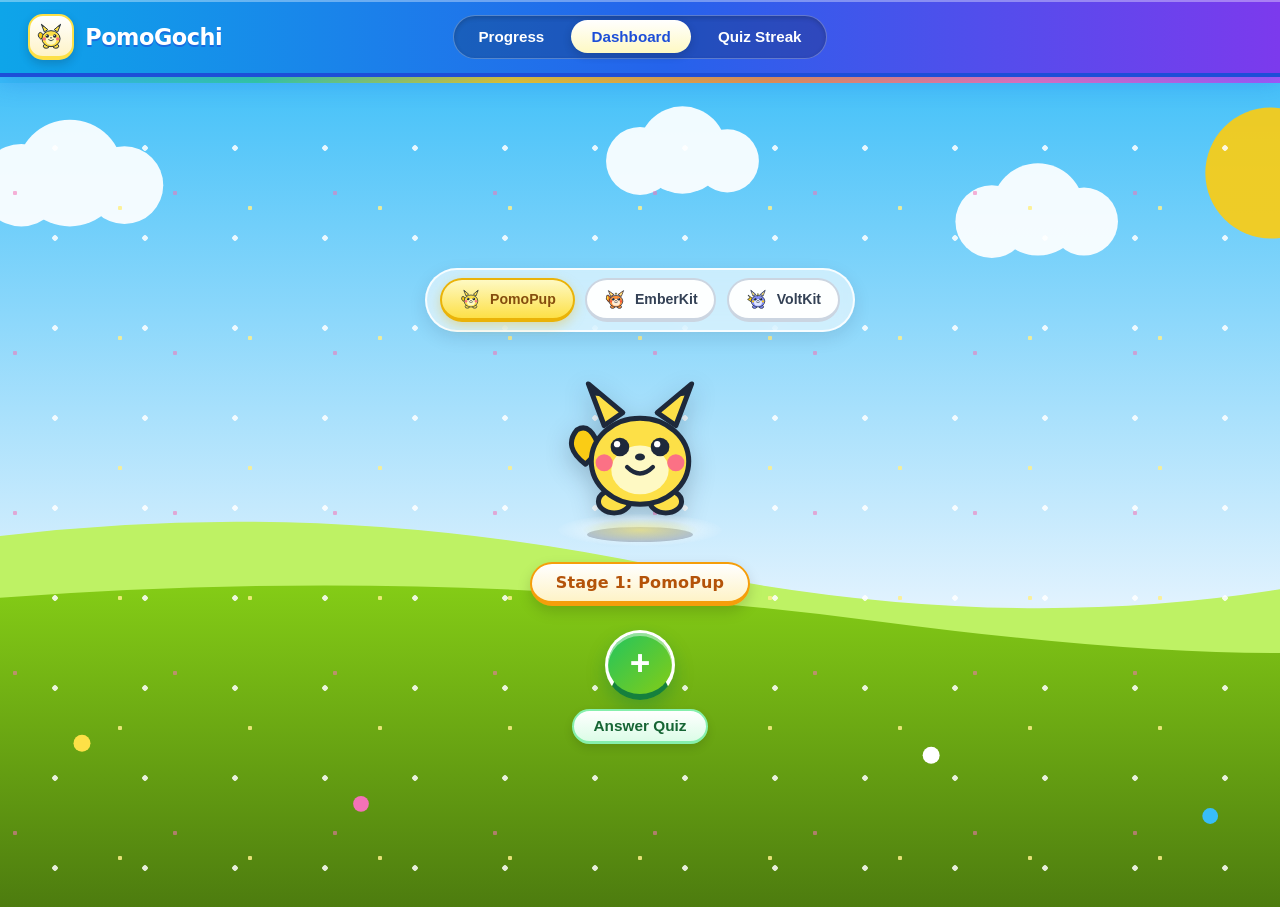
<file: index.html>
<!DOCTYPE html>
<html lang="en">
<head>
  <meta charset="UTF-8">
  <meta name="viewport" content="width=device-width, initial-scale=1.0">
  <title>PomoGochi</title>
  <link rel="stylesheet" href="styles.css">
</head>
<body>
  <header class="navbar">
    <div class="brand">
      <span id="brand-logo" class="logo-box" aria-hidden="true">⚡</span>
      <span class="brand-name">PomoGochi</span>
    </div>

    <nav class="nav-links" aria-label="Main Navigation">
      <button type="button" class="nav-btn" data-view="progress-view">Progress</button>
      <button type="button" class="nav-btn active" data-view="dashboard-view">Dashboard</button>
      <button type="button" class="nav-btn" data-view="streak-view">Quiz Streak</button>
    </nav>
  </header>

  <main class="main-frame">
    <!-- Dashboard View -->
    <section id="dashboard-view" class="view habitat-card habitat-meadow active-view">
      <h1 class="visually-hidden">Dashboard</h1>

      <!-- Pet Selector Bar -->
      <div class="pet-selector-bar" role="group" aria-label="Choose Your PomoGochi Companion">
        <button type="button" class="pet-select-btn active" data-pet="pup">
          <span id="select-icon-pup" class="select-mini-icon">⚡</span>
          <span>PomoPup</span>
        </button>
        <button type="button" class="pet-select-btn" data-pet="ember">
          <span id="select-icon-ember" class="select-mini-icon">🔥</span>
          <span>EmberKit</span>
        </button>
        <button type="button" class="pet-select-btn" data-pet="volt">
          <span id="select-icon-volt" class="select-mini-icon">🌩️</span>
          <span>VoltKit</span>
        </button>
      </div>

      <div class="pet-stage-wrapper">
        <div id="dashboard-pet" class="pet-display pet-idle" role="img" aria-label="PomoGochi Virtual Pet"></div>
        <div class="pet-shadow"></div>
      </div>

      <p id="pet-stage-label" class="stage-pill">Stage 1: PomoPup</p>

      <!-- Answer Quiz Trigger Button -->
      <button type="button" id="open-quiz-setup-btn" class="quiz-trigger" aria-expanded="false" aria-controls="quiz-setup-panel">
        <span class="plus-circle">+</span>
        <span class="trigger-label-pill">Answer Quiz</span>
      </button>

      <!-- Subject & Question Limit Picker Panel -->
      <div id="quiz-setup-panel" class="quiz-setup-panel hidden">
        <div class="setup-group">
          <p class="setup-heading">1. Choose Subject</p>
          <div class="subject-pills" role="group" aria-label="Quiz Subject">
            <button type="button" class="subject-pill active" data-subject="all">All Subjects (50)</button>
            <button type="button" class="subject-pill" data-subject="Math">Math (17)</button>
            <button type="button" class="subject-pill" data-subject="English">English (17)</button>
            <button type="button" class="subject-pill" data-subject="Programming">Programming (8)</button>
            <button type="button" class="subject-pill" data-subject="Business Management">Business Mgmt (8)</button>
          </div>
        </div>

        <div class="setup-group">
          <p class="setup-heading">2. Number of Questions</p>
          <div class="limit-pills" role="group" aria-label="Question Limit">
            <button type="button" class="limit-pill active" data-limit="5">5</button>
            <button type="button" class="limit-pill" data-limit="10">10</button>
            <button type="button" class="limit-pill" data-limit="15">15</button>
            <button type="button" class="limit-pill" data-limit="20">20</button>
            <button type="button" class="limit-pill" data-limit="25">25</button>
            <button type="button" class="limit-pill" data-limit="30">30</button>
            <button type="button" class="limit-pill" data-limit="35">35</button>
            <button type="button" class="limit-pill" data-limit="40">40</button>
            <button type="button" class="limit-pill" data-limit="45">45</button>
            <button type="button" class="limit-pill" data-limit="all">All</button>
          </div>
        </div>

        <a id="start-quiz-link" href="app.html?subject=all&limit=5" class="primary-pill-btn start-quiz-btn">
          Start Randomized Quiz →
        </a>
      </div>
    </section>

    <!-- Quiz Streak View -->
    <section id="streak-view" class="view habitat-card habitat-meadow hidden">
      <h2 class="visually-hidden">Quiz Streak</h2>
      <div class="pet-stage-wrapper">
        <div id="streak-pet" class="pet-display pet-idle" role="img" aria-label="PomoGochi Virtual Pet"></div>
        <div class="pet-shadow"></div>
      </div>
      <div class="streak-box">
        🔥 ANSWER QUIZ STREAK: <strong id="streak-count">0</strong>
      </div>
      <p class="stage-label habitat-subpill">Current Pet Level: <strong id="streak-pet-level">1</strong></p>
    </section>

    <!-- Progress View -->
    <section id="progress-view" class="view progress-card hidden">
      <div class="progress-header">
        <div id="progress-pet" class="pet-avatar-small" role="img" aria-label="Pet Avatar"></div>
        <div>
          <h2 id="pet-name">PomoPup</h2>
          <p id="progress-stage-text" class="stage-subtext">Stage 1: PomoPup</p>
        </div>
      </div>

      <div class="stat-badges">
        <div class="stat-badge badge-gold">
          🏆 Lvl: <strong id="pet-level">1</strong>
        </div>
        <div class="stat-badge badge-blue">
          ⚡ Exp: <strong id="pet-exp">0</strong> / 100
          <div class="exp-bar-track">
            <div id="exp-bar-fill" class="exp-bar-fill" style="width: 0%;"></div>
          </div>
        </div>
        <div class="stat-badge badge-green">
          ⭐ Total Score: <strong id="total-score">0</strong>
        </div>
      </div>

      <!-- Dynamic Evolution Roadmap -->
      <div class="evolution-section">
        <h3 class="evo-title">Evolution Forms</h3>
        <div class="evo-cards">
          <div id="evo-stage-1" class="evo-card unlocked">
            <div id="evo-icon-1" class="evo-mini-pet"></div>
            <span id="evo-name-1" class="evo-name">PomoPup</span>
            <span class="evo-req">Lv 1</span>
          </div>
          <div id="evo-stage-2" class="evo-card">
            <div id="evo-icon-2" class="evo-mini-pet"></div>
            <span id="evo-name-2" class="evo-name">PomoPaw</span>
            <span class="evo-req">Lv 3</span>
          </div>
          <div id="evo-stage-3" class="evo-card">
            <div id="evo-icon-3" class="evo-mini-pet"></div>
            <span id="evo-name-3" class="evo-name">PomoChamp</span>
            <span class="evo-req">Lv 5</span>
          </div>
        </div>
      </div>
    </section>
  </main>

  <script src="script.js"></script>
</body>
</html>
</file>
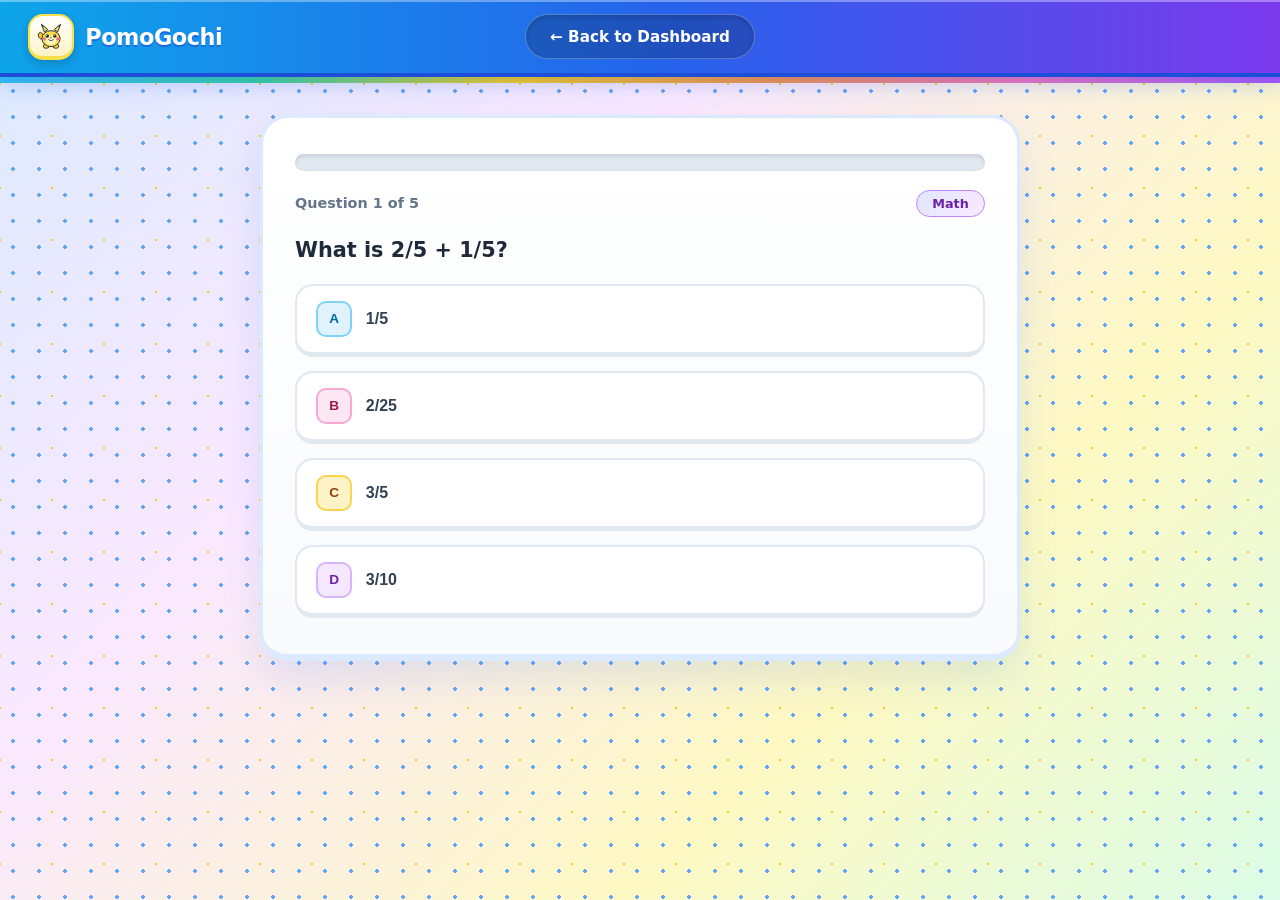
<file: app.html>
<!DOCTYPE html>
<html lang="en">
<head>
  <meta charset="UTF-8">
  <meta name="viewport" content="width=device-width, initial-scale=1.0">
  <title>PomoGochi - Quiz</title>
  <link rel="stylesheet" href="styles.css">
</head>
<body>
  <header class="navbar">
    <div class="brand">
      <span id="brand-logo" class="logo-box" aria-hidden="true">⚡</span>
      <span class="brand-name">PomoGochi</span>
    </div>

    <nav class="nav-links" aria-label="Quiz Navigation">
      <a href="index.html" class="nav-btn">← Back to Dashboard</a>
    </nav>
  </header>

  <main class="main-frame">
    <section id="quiz-box" class="quiz-container" aria-live="polite">
      <div class="quiz-progress-track">
        <div id="quiz-progress-fill" class="quiz-progress-fill" style="width: 0%;"></div>
      </div>

      <div class="quiz-meta-row">
        <span id="question-counter" class="question-counter">Question 1 of 5</span>
        <span id="question-subject-badge" class="subject-tag">Subject</span>
      </div>

      <h1 id="question-text" class="question-text">Loading question...</h1>

      <div id="choices-container" class="choices-grid"></div>

      <div id="feedback-box" class="feedback-box hidden">
        <p id="feedback-text" class="feedback-title"></p>
        <p id="explanation-text" class="explanation-text"></p>
      </div>

      <button type="button" id="next-btn" class="primary-pill-btn hidden">Next Question →</button>
    </section>
  </main>

  <script src="script.js"></script>
</body>
</html>
</file>
<file: styles.css>
* {
  box-sizing: border-box;
  margin: 0;
  padding: 0;
}

/* Custom Colorful Scrollbar */
::-webkit-scrollbar {
  width: 10px;
  height: 10px;
}

::-webkit-scrollbar-track {
  background: #e0f2fe;
}

::-webkit-scrollbar-thumb {
  background: linear-gradient(180deg, #38bdf8, #a855f7);
  border-radius: 999px;
  border: 2px solid #e0f2fe;
}

/* Full-Viewport Flex Layout so Background Expands Edge-to-Edge */
body {
  font-family: "Nunito", "Quicksand", "Fredoka", system-ui, -apple-system, BlinkMacSystemFont, "Segoe UI", sans-serif;
  background-color: #ebf8ff;
  background-image:
    radial-gradient(#60a5fa 1.75px, transparent 1.75px),
    radial-gradient(#f472b6 1.5px, transparent 1.5px),
    radial-gradient(#facc15 1.5px, transparent 1.5px),
    linear-gradient(135deg, #dbeafe 0%, #fae8ff 35%, #fef9c3 70%, #dcfce7 100%);
  background-size: 26px 26px, 52px 52px, 52px 52px, 100% 100%;
  background-position: 0 0, 13px 13px, 26px 6px, 0 0;
  background-attachment: fixed;
  color: #334155;
  min-height: 100vh;
  display: flex;
  flex-direction: column;
}

.visually-hidden {
  position: absolute;
  width: 1px;
  height: 1px;
  overflow: hidden;
  clip: rect(0, 0, 0, 0);
  white-space: nowrap;
}

.hidden {
  display: none !important;
}

/* Top Navigation Bar with Centered Navigation Pills */
.navbar {
  display: grid;
  grid-template-columns: 1fr auto 1fr;
  align-items: center;
  gap: 1rem;
  padding: 0.85rem 1.75rem;
  background: linear-gradient(90deg, #0ea5e9 0%, #2563eb 52%, #7c3aed 100%);
  color: #ffffff;
  border-bottom: 4px solid #1d4ed8;
  box-shadow:
    inset 0 2px 0 rgba(255, 255, 255, 0.35),
    0 6px 22px rgba(37, 99, 235, 0.28);
  position: sticky;
  top: 0;
  z-index: 20;
}

.brand {
  justify-self: start;
  display: flex;
  align-items: center;
  gap: 0.7rem;
  font-weight: 900;
  font-size: 1.4rem;
  letter-spacing: -0.02em;
  text-shadow: 0 2px 0 rgba(29, 78, 216, 0.6);
}

/* Dynamic Pet Profile Logo Box */
.logo-box {
  display: inline-flex;
  justify-content: center;
  align-items: center;
  width: 46px;
  height: 46px;
  min-width: 46px;
  min-height: 46px;
  padding: 4px;
  background: linear-gradient(180deg, #ffffff 0%, #fef3c7 100%);
  border: 2.5px solid #fde047;
  border-bottom-width: 4px;
  border-radius: 15px;
  box-shadow: 0 4px 10px rgba(15, 23, 42, 0.2);
  overflow: hidden;
  transition: transform 0.2s cubic-bezier(0.34, 1.56, 0.64, 1);
}

.brand:hover .logo-box {
  transform: rotate(-7deg) scale(1.1);
}

.logo-box svg,
.select-mini-icon svg,
.pet-display svg,
.pet-avatar-small svg,
.evo-mini-pet svg {
  display: block;
  width: 100%;
  height: 100%;
}

.nav-links {
  display: flex;
  flex-wrap: wrap;
  justify-content: center;
  gap: 0.45rem;
  padding: 0.28rem;
  background-color: rgba(15, 23, 42, 0.24);
  border: 1px solid rgba(255, 255, 255, 0.26);
  border-radius: 999px;
  box-shadow: inset 0 2px 4px rgba(15, 23, 42, 0.24);
}

.nav-btn {
  padding: 0.5rem 1.25rem;
  background-color: transparent;
  border: none;
  border-radius: 999px;
  color: #ffffff;
  font-weight: 800;
  font-size: 0.95rem;
  text-decoration: none;
  cursor: pointer;
  transition: background-color 0.15s ease, transform 0.1s ease, box-shadow 0.15s ease;
}

.nav-btn:hover {
  background-color: rgba(255, 255, 255, 0.22);
}

.nav-btn:active {
  transform: translateY(1px);
}

.nav-btn.active {
  background: linear-gradient(180deg, #ffffff 0%, #fef9c3 100%);
  color: #1d4ed8;
  box-shadow: 0 3px 8px rgba(15, 23, 42, 0.2);
}

/* Expanded Full-Screen Main Stage */
.main-frame {
  width: 100%;
  max-width: 100%;
  flex: 1;
  margin: 0;
  background-color: transparent;
  border: none;
  border-radius: 0;
  display: flex;
  flex-direction: column;
  position: relative;
}

.main-frame::before {
  content: "";
  display: block;
  width: 100%;
  height: 6px;
  background: linear-gradient(90deg, #38bdf8, #34d399, #facc15, #fb923c, #f472b6, #a855f7);
}

.view {
  width: 100%;
  flex: 1;
  animation: viewFadeIn 0.28s ease-out;
}

@keyframes viewFadeIn {
  from {
    opacity: 0;
    transform: translateY(8px);
  }
  to {
    opacity: 1;
    transform: translateY(0);
  }
}

/* Full-Bleed Expanding Habitat Background */
.habitat-card {
  display: flex;
  flex-direction: column;
  align-items: center;
  justify-content: center;
  gap: 1.25rem;
  text-align: center;
  width: 100%;
  min-height: calc(100vh - 76px);
  padding: 2.5rem 2rem;
  position: relative;
  overflow: hidden;
  background-size: 106% 106%;
  background-position: 50% 100%;
  animation: habitatDrift 14s ease-in-out infinite alternate, viewFadeIn 0.28s ease-out;
}

.habitat-card::before {
  content: "";
  position: absolute;
  inset: 0;
  pointer-events: none;
  background-image:
    radial-gradient(circle, rgba(255, 255, 255, 0.85) 2.5px, transparent 3px),
    radial-gradient(circle, rgba(254, 240, 138, 0.85) 2px, transparent 2.5px),
    radial-gradient(circle, rgba(244, 114, 182, 0.55) 2px, transparent 2.5px);
  background-size: 90px 90px, 130px 130px, 160px 160px;
  background-position: 10px 20px, 55px 60px, 95px 30px;
  animation: sparkleFloat 9s linear infinite;
}

.habitat-card > * {
  position: relative;
  z-index: 1;
}

@keyframes sparkleFloat {
  0% { transform: translateY(0); opacity: 0.6; }
  50% { transform: translateY(-14px); opacity: 1; }
  100% { transform: translateY(-28px); opacity: 0.6; }
}

@keyframes habitatDrift {
  0% { background-position: 35% 100%; }
  50% { background-position: 65% 96%; }
  100% { background-position: 42% 100%; }
}

/* Habitat 1: Wide Sunny Meadow (PomoPup) */
.habitat-meadow {
  background-color: #bae6fd;
  background-image: url("data:image/svg+xml,%3Csvg xmlns='http://www.w3.org/2000/svg' viewBox='0 0 1440 720' preserveAspectRatio='xMidYMax slice'%3E%3Cdefs%3E%3ClinearGradient id='sky' x1='0' y1='0' x2='0' y2='1'%3E%3Cstop offset='0%25' stop-color='%2338bdf8'/%3E%3Cstop offset='65%25' stop-color='%23e0f2fe'/%3E%3Cstop offset='100%25' stop-color='%23fef08a'/%3E%3C/linearGradient%3E%3ClinearGradient id='meadow' x1='0' y1='0' x2='0' y2='1'%3E%3Cstop offset='0%25' stop-color='%2384cc16'/%3E%3Cstop offset='100%25' stop-color='%234d7c0f'/%3E%3C/linearGradient%3E%3C/defs%3E%3Crect width='1440' height='720' fill='url(%23sky)'/%3E%3Ccircle cx='1240' cy='115' r='54' fill='%23facc15' opacity='0.92'/%3E%3Cg fill='%23ffffff' opacity='0.92'%3E%3Ccircle cx='210' cy='125' r='34'/%3E%3Ccircle cx='250' cy='115' r='44'/%3E%3Ccircle cx='295' cy='125' r='32'/%3E%3Ccircle cx='720' cy='105' r='28'/%3E%3Ccircle cx='755' cy='96' r='36'/%3E%3Ccircle cx='792' cy='105' r='26'/%3E%3Ccircle cx='1010' cy='155' r='30'/%3E%3Ccircle cx='1048' cy='145' r='38'/%3E%3Ccircle cx='1086' cy='155' r='28'/%3E%3C/g%3E%3Cpath d='M0 450 Q360 360 740 440 T1440 410 L1440 720 L0 720 Z' fill='%23bef264'/%3E%3Cpath d='M0 485 Q460 425 920 485 T1440 465 L1440 720 L0 720 Z' fill='url(%23meadow)'/%3E%3Ccircle cx='260' cy='585' r='7' fill='%23fde047'/%3E%3Ccircle cx='490' cy='635' r='6.5' fill='%23f472b6'/%3E%3Ccircle cx='960' cy='595' r='7' fill='%23ffffff'/%3E%3Ccircle cx='1190' cy='645' r='6.5' fill='%2338bdf8'/%3E%3Ccircle cx='140' cy='655' r='6' fill='%23f472b6'/%3E%3C/svg%3E");
}

/* Habitat 2: Wide Volcanic Ridge (EmberKit) */
.habitat-volcano {
  background-color: #fed7aa;
  background-image: url("data:image/svg+xml,%3Csvg xmlns='http://www.w3.org/2000/svg' viewBox='0 0 1440 720' preserveAspectRatio='xMidYMax slice'%3E%3Cdefs%3E%3ClinearGradient id='vsky' x1='0' y1='0' x2='0' y2='1'%3E%3Cstop offset='0%25' stop-color='%23f97316'/%3E%3Cstop offset='55%25' stop-color='%23fdba74'/%3E%3Cstop offset='100%25' stop-color='%23fef08a'/%3E%3C/linearGradient%3E%3ClinearGradient id='vground' x1='0' y1='0' x2='0' y2='1'%3E%3Cstop offset='0%25' stop-color='%239a3412'/%3E%3Cstop offset='100%25' stop-color='%23451a03'/%3E%3C/linearGradient%3E%3C/defs%3E%3Crect width='1440' height='720' fill='url(%23vsky)'/%3E%3Ccircle cx='1200' cy='125' r='58' fill='%23fef08a' opacity='0.88'/%3E%3Cpolygon points='110,480 340,220 570,480' fill='%23b91c1c'/%3E%3Cpolygon points='340,220 302,285 340,270 378,285' fill='%23facc15'/%3E%3Cpolygon points='820,480 1080,195 1340,480' fill='%23991b1b'/%3E%3Cpolygon points='1080,195 1035,268 1080,252 1125,268' fill='%23fb923c'/%3E%3Cpath d='M0 475 Q450 425 920 475 T1440 455 L1440 720 L0 720 Z' fill='url(%23vground)'/%3E%3Cellipse cx='330' cy='595' rx='72' ry='15' fill='%23f97316' opacity='0.85'/%3E%3Cellipse cx='1060' cy='620' rx='84' ry='16' fill='%23facc15' opacity='0.8'/%3E%3C/svg%3E");
}

/* Habitat 3: Wide Thunder Peaks (VoltKit) */
.habitat-storm {
  background-color: #c7d2fe;
  background-image: url("data:image/svg+xml,%3Csvg xmlns='http://www.w3.org/2000/svg' viewBox='0 0 1440 720' preserveAspectRatio='xMidYMax slice'%3E%3Cdefs%3E%3ClinearGradient id='ssky' x1='0' y1='0' x2='0' y2='1'%3E%3Cstop offset='0%25' stop-color='%234f46e5'/%3E%3Cstop offset='55%25' stop-color='%23818cf8'/%3E%3Cstop offset='100%25' stop-color='%23e0e7ff'/%3E%3C/linearGradient%3E%3ClinearGradient id='sground' x1='0' y1='0' x2='0' y2='1'%3E%3Cstop offset='0%25' stop-color='%23334155'/%3E%3Cstop offset='100%25' stop-color='%231e1b4b'/%3E%3C/linearGradient%3E%3C/defs%3E%3Crect width='1440' height='720' fill='url(%23ssky)'/%3E%3Cg fill='%23312e81' opacity='0.55'%3E%3Ccircle cx='250' cy='105' r='55'/%3E%3Ccircle cx='310' cy='95' r='65'/%3E%3Ccircle cx='375' cy='108' r='52'/%3E%3Ccircle cx='980' cy='115' r='58'/%3E%3Ccircle cx='1045' cy='102' r='68'/%3E%3Ccircle cx='1110' cy='118' r='50'/%3E%3C/g%3E%3Cpolygon points='320,160 292,235 326,235 298,310 368,220 330,220' fill='%23fde047' opacity='0.95'/%3E%3Cpolygon points='1050,170 1022,245 1056,245 1028,315 1098,230 1060,230' fill='%23fde047' opacity='0.95'/%3E%3Cpath d='M0 475 Q440 415 900 475 T1440 450 L1440 720 L0 720 Z' fill='url(%23sground)'/%3E%3Cpolygon points='190,580 225,530 260,580' fill='%236366f1'/%3E%3Cpolygon points='1140,595 1180,540 1220,595' fill='%236366f1'/%3E%3C/svg%3E");
}

/* Color-Coded Frosted Pet Selection Bar */
.pet-selector-bar {
  display: flex;
  flex-wrap: wrap;
  justify-content: center;
  gap: 0.65rem;
  padding: 0.5rem 0.85rem;
  background-color: rgba(255, 255, 255, 0.58);
  backdrop-filter: blur(10px);
  border: 2px solid rgba(255, 255, 255, 0.85);
  border-radius: 999px;
  box-shadow: 0 6px 18px rgba(15, 23, 42, 0.1);
}

.pet-select-btn {
  display: inline-flex;
  align-items: center;
  gap: 0.45rem;
  padding: 0.46rem 1.05rem;
  background-color: rgba(255, 255, 255, 0.96);
  border: 2px solid #cbd5e1;
  border-bottom-width: 4px;
  border-radius: 999px;
  font-weight: 800;
  font-size: 0.88rem;
  color: #334155;
  cursor: pointer;
  transition: transform 0.1s ease, border-color 0.15s ease, border-bottom-width 0.1s ease, box-shadow 0.15s ease;
}

.pet-select-btn:hover {
  transform: translateY(-2px);
  background-color: #ffffff;
}

.pet-select-btn:active {
  transform: translateY(2px);
  border-bottom-width: 1px;
}

/* Unique Color Theme per Companion */
.pet-select-btn:nth-child(1).active {
  background: linear-gradient(180deg, #fef9c3 0%, #fde047 100%);
  border-color: #eab308;
  color: #854d0e;
  box-shadow: 0 4px 12px rgba(234, 179, 8, 0.35);
}

.pet-select-btn:nth-child(2).active {
  background: linear-gradient(180deg, #ffedd5 0%, #fdba74 100%);
  border-color: #f97316;
  color: #9a3412;
  box-shadow: 0 4px 12px rgba(249, 115, 22, 0.35);
}

.pet-select-btn:nth-child(3).active {
  background: linear-gradient(180deg, #e0e7ff 0%, #c7d2fe 100%);
  border-color: #6366f1;
  color: #3730a3;
  box-shadow: 0 4px 12px rgba(99, 102, 241, 0.35);
}

.select-mini-icon {
  display: inline-flex;
  align-items: center;
  justify-content: center;
  width: 24px;
  height: 24px;
  min-width: 24px;
  min-height: 24px;
}

/* Pet Stage, Glowing Ground Ring & Idle Squash-and-Stretch Motion */
.pet-stage-wrapper {
  display: flex;
  flex-direction: column;
  align-items: center;
  justify-content: flex-end;
  height: 190px;
  min-height: 190px;
  position: relative;
}

.pet-stage-wrapper::after {
  content: "";
  position: absolute;
  bottom: -4px;
  width: 164px;
  height: 32px;
  border-radius: 50%;
  background: radial-gradient(ellipse at center, rgba(254, 240, 138, 0.72) 0%, rgba(255, 255, 255, 0.3) 50%, transparent 74%);
  pointer-events: none;
}

.pet-display {
  display: block;
  width: 172px;
  height: 172px;
  min-width: 172px;
  min-height: 172px;
  transform-origin: bottom center;
  cursor: pointer;
  filter: drop-shadow(0 8px 12px rgba(15, 23, 42, 0.22));
  transition: filter 0.2s ease;
}

.pet-display:hover {
  filter: drop-shadow(0 10px 22px rgba(254, 240, 138, 0.95));
}

.pet-idle {
  animation: petIdleBounce 1.8s ease-in-out infinite;
}

.pet-shadow {
  width: 106px;
  height: 15px;
  background-color: rgba(15, 23, 42, 0.32);
  border-radius: 50%;
  margin-top: -6px;
  animation: shadowPulse 1.8s ease-in-out infinite;
}

@keyframes petIdleBounce {
  0%, 100% { transform: translateY(0) scale(1.04, 0.96); }
  25% { transform: translateY(-14px) scale(0.96, 1.05); }
  50% { transform: translateY(0) scale(1.03, 0.97); }
  75% { transform: translateY(-6px) scale(0.98, 1.02); }
}

@keyframes shadowPulse {
  0%, 100% { transform: scaleX(1.08); opacity: 0.95; }
  25% { transform: scaleX(0.82); opacity: 0.55; }
  50% { transform: scaleX(1.04); opacity: 0.9; }
  75% { transform: scaleX(0.92); opacity: 0.75; }
}

.stage-pill {
  padding: 0.55rem 1.5rem;
  background: linear-gradient(180deg, #ffffff 0%, #fef3c7 100%);
  border: 2.5px solid #f59e0b;
  border-bottom-width: 5px;
  color: #b45309;
  border-radius: 999px;
  font-weight: 900;
  font-size: 1rem;
  letter-spacing: 0.01em;
  box-shadow: 0 6px 14px rgba(0, 0, 0, 0.15);
}

.habitat-subpill {
  padding: 0.46rem 1.3rem;
  background: linear-gradient(180deg, #ffffff 0%, #f0f9ff 100%);
  border: 2px solid #bae6fd;
  border-bottom-width: 4px;
  border-radius: 999px;
  color: #0369a1;
  font-weight: 800;
  box-shadow: 0 4px 10px rgba(0, 0, 0, 0.1);
}

/* Tactile 3D Answer Quiz Trigger Button */
.quiz-trigger {
  display: flex;
  flex-direction: column;
  align-items: center;
  gap: 0.55rem;
  background: transparent;
  border: none;
  color: #3c3c3c;
  font-weight: 800;
  font-size: 1.05rem;
  margin-top: 0.25rem;
  cursor: pointer;
}

.plus-circle {
  display: inline-flex;
  justify-content: center;
  align-items: center;
  width: 70px;
  height: 70px;
  background: linear-gradient(135deg, #22c55e 0%, #84cc16 100%);
  color: #ffffff;
  border: 3px solid #ffffff;
  border-bottom: 6px solid #15803d;
  border-radius: 50%;
  font-size: 2.2rem;
  font-weight: 900;
  box-shadow:
    inset 0 3px 0 rgba(255, 255, 255, 0.45),
    0 8px 18px rgba(21, 128, 61, 0.38);
  transition: transform 0.12s cubic-bezier(0.34, 1.56, 0.64, 1), background 0.15s ease, border-bottom-width 0.1s ease;
}

.trigger-label-pill {
  padding: 0.38rem 1.2rem;
  background: linear-gradient(180deg, #ffffff 0%, #dcfce7 100%);
  border: 2px solid #86efac;
  border-bottom-width: 3px;
  border-radius: 999px;
  color: #166534;
  font-size: 0.96rem;
  font-weight: 900;
  box-shadow: 0 4px 10px rgba(0, 0, 0, 0.12);
  transition: transform 0.1s ease;
}

.quiz-trigger:hover .plus-circle {
  background: linear-gradient(135deg, #4ade80 0%, #a3e635 100%);
  transform: translateY(-3px) scale(1.05);
}

.quiz-trigger:active .plus-circle {
  transform: translateY(3px);
  border-bottom-width: 2px;
}

.quiz-trigger:active .trigger-label-pill {
  transform: translateY(1px);
}

/* Subject & Question Limit Picker Panel */
.quiz-setup-panel {
  width: 100%;
  max-width: 580px;
  padding: 1.3rem 1.45rem;
  background: linear-gradient(180deg, #ffffff 0%, #f8fafc 100%);
  border: 2.5px solid #c4b5fd;
  border-bottom-width: 6px;
  border-radius: 24px;
  box-shadow: 0 16px 32px rgba(15, 23, 42, 0.18);
  display: flex;
  flex-direction: column;
  gap: 0.95rem;
  animation: popBounceIn 0.24s cubic-bezier(0.34, 1.56, 0.64, 1);
}

@keyframes popBounceIn {
  0% { opacity: 0; transform: scale(0.94) translateY(8px); }
  100% { opacity: 1; transform: scale(1) translateY(0); }
}

.setup-group {
  display: flex;
  flex-direction: column;
  gap: 0.45rem;
}

.setup-heading {
  font-size: 0.82rem;
  font-weight: 900;
  color: #6d28d9;
  text-transform: uppercase;
  letter-spacing: 0.05em;
}

.subject-pills,
.limit-pills {
  display: flex;
  flex-wrap: wrap;
  justify-content: center;
  gap: 0.45rem;
}

.subject-pill,
.limit-pill {
  padding: 0.44rem 0.88rem;
  background-color: #f8fafc;
  border: 2px solid #cbd5e1;
  border-bottom-width: 3px;
  border-radius: 999px;
  font-size: 0.82rem;
  font-weight: 800;
  color: #334155;
  cursor: pointer;
  transition: transform 0.1s ease, background-color 0.15s ease, border-bottom-width 0.1s ease;
}

.subject-pill:hover,
.limit-pill:hover {
  transform: translateY(-1px);
}

.subject-pill:active,
.limit-pill:active {
  transform: translateY(2px);
  border-bottom-width: 1px;
}

/* Color-Coded Active Subject Pills */
.subject-pill:nth-child(1).active {
  background: linear-gradient(180deg, #f3e8ff 0%, #e9d5ff 100%);
  border-color: #a855f7;
  color: #6b21a8;
}

.subject-pill:nth-child(2).active {
  background: linear-gradient(180deg, #e0f2fe 0%, #bae6fd 100%);
  border-color: #0284c7;
  color: #075985;
}

.subject-pill:nth-child(3).active {
  background: linear-gradient(180deg, #fce7f3 0%, #fbcfe8 100%);
  border-color: #ec4899;
  color: #9d174d;
}

.subject-pill:nth-child(4).active {
  background: linear-gradient(180deg, #dcfce7 0%, #bbf7d0 100%);
  border-color: #16a34a;
  color: #166534;
}

.subject-pill:nth-child(5).active {
  background: linear-gradient(180deg, #fef3c7 0%, #fde68a 100%);
  border-color: #d97706;
  color: #92400e;
}

.limit-pill.active {
  background: linear-gradient(180deg, #e0f2fe 0%, #bae6fd 100%);
  border-color: #0ea5e9;
  color: #0369a1;
  box-shadow: 0 2px 6px rgba(14, 165, 233, 0.24);
}

/* Streak View */
.streak-box {
  padding: 1.05rem 2.1rem;
  background: linear-gradient(135deg, #fef3c7 0%, #fed7aa 55%, #fecaca 100%);
  border: 3px solid #f97316;
  border-bottom-width: 6px;
  border-radius: 22px;
  color: #9a3412;
  font-size: 1.28rem;
  font-weight: 900;
  letter-spacing: 0.04em;
  box-shadow:
    inset 0 2px 0 rgba(255, 255, 255, 0.7),
    0 10px 24px rgba(234, 88, 12, 0.25);
  animation: popBounceIn 0.3s ease-out;
}

/* Centered Cards for Progress & Quiz Views inside the Full-Width Stage */
.progress-card,
.quiz-container {
  width: 100%;
  max-width: 760px;
  margin: 2rem auto;
  padding: 2.25rem 2rem;
  background-color: #ffffff;
  border: 3px solid #dbeafe;
  border-bottom-width: 7px;
  border-radius: 28px;
  box-shadow: 0 18px 40px rgba(37, 99, 235, 0.12);
}

.progress-header {
  display: flex;
  align-items: center;
  gap: 1.25rem;
  padding: 1.15rem 1.35rem;
  background: linear-gradient(135deg, #fef3c7 0%, #fae8ff 50%, #e0f2fe 100%);
  border: 2.5px solid #ddd6fe;
  border-bottom-width: 5px;
  border-radius: 24px;
  margin-bottom: 1.5rem;
}

.pet-avatar-small {
  display: inline-flex;
  justify-content: center;
  align-items: center;
  width: 84px;
  height: 84px;
  min-width: 84px;
  min-height: 84px;
  padding: 8px;
  background: radial-gradient(circle, #ffffff 45%, #fde68a 100%);
  border: 4px solid #f59e0b;
  border-radius: 50%;
  box-shadow: 0 6px 16px rgba(245, 158, 11, 0.3);
}

.stage-subtext {
  color: #6d28d9;
  font-weight: 800;
  margin-top: 0.2rem;
}

.stat-badges {
  display: grid;
  grid-template-columns: repeat(auto-fit, minmax(190px, 1fr));
  gap: 0.95rem;
}

.stat-badge {
  width: 100%;
  padding: 1rem 1.25rem;
  border: 2.5px solid #e5e5e5;
  border-bottom-width: 5px;
  border-radius: 20px;
  font-weight: 800;
  font-size: 1rem;
  box-shadow: inset 0 2px 0 rgba(255, 255, 255, 0.7);
  transition: transform 0.15s ease;
}

.stat-badge:hover {
  transform: translateY(-2px);
}

.badge-gold {
  background: linear-gradient(180deg, #fef9c3 0%, #fde047 100%);
  border-color: #eab308;
  color: #854d0e;
}

.badge-blue {
  background: linear-gradient(180deg, #e0f2fe 0%, #bae6fd 100%);
  border-color: #0ea5e9;
  color: #075985;
}

.badge-green {
  background: linear-gradient(180deg, #dcfce7 0%, #bbf7d0 100%);
  border-color: #22c55e;
  color: #166534;
}

/* Striped Animated EXP & Quiz Progress Bars */
.exp-bar-track {
  width: 100%;
  height: 13px;
  background-color: rgba(255, 255, 255, 0.8);
  border: 1.5px solid #38bdf8;
  border-radius: 999px;
  margin-top: 0.55rem;
  overflow: hidden;
  box-shadow: inset 0 2px 4px rgba(15, 23, 42, 0.12);
}

.exp-bar-fill {
  height: 100%;
  background-color: #0284c7;
  background-image: linear-gradient(
    45deg,
    rgba(255, 255, 255, 0.35) 25%,
    transparent 25%,
    transparent 50%,
    rgba(255, 255, 255, 0.35) 50%,
    rgba(255, 255, 255, 0.35) 75%,
    transparent 75%,
    transparent
  );
  background-size: 24px 24px;
  border-radius: 999px;
  animation: stripeMove 1.4s linear infinite;
  transition: width 0.35s ease;
}

@keyframes stripeMove {
  0% { background-position: 0 0; }
  100% { background-position: 24px 0; }
}

/* Evolution Roadmap Cards */
.evolution-section {
  margin-top: 1.75rem;
  padding-top: 1.25rem;
  border-top: 2px dashed #cbd5e1;
}

.evo-title {
  font-size: 1rem;
  font-weight: 900;
  color: #475569;
  margin-bottom: 0.85rem;
}

.evo-cards {
  display: grid;
  grid-template-columns: repeat(3, 1fr);
  gap: 0.85rem;
}

.evo-card {
  display: flex;
  flex-direction: column;
  align-items: center;
  gap: 0.35rem;
  padding: 0.9rem 0.5rem;
  background-color: #f8fafc;
  border: 2px solid #e2e8f0;
  border-bottom-width: 5px;
  border-radius: 20px;
  opacity: 0.5;
  filter: grayscale(100%);
  transition: transform 0.15s ease, box-shadow 0.2s ease;
}

.evo-card.unlocked:nth-child(1) {
  background: linear-gradient(180deg, #dcfce7 0%, #bbf7d0 100%);
  border-color: #22c55e;
  opacity: 1;
  filter: none;
  box-shadow: 0 6px 14px rgba(34, 197, 94, 0.2);
}

.evo-card.unlocked:nth-child(2) {
  background: linear-gradient(180deg, #e0f2fe 0%, #bae6fd 100%);
  border-color: #0ea5e9;
  opacity: 1;
  filter: none;
  box-shadow: 0 6px 14px rgba(14, 165, 233, 0.22);
}

.evo-card.unlocked:nth-child(3) {
  background: linear-gradient(180deg, #fef3c7 0%, #fde68a 100%);
  border-color: #f59e0b;
  opacity: 1;
  filter: none;
  box-shadow: 0 6px 16px rgba(245, 158, 11, 0.26);
}

.evo-card.unlocked:hover {
  transform: translateY(-3px);
}

.evo-mini-pet {
  width: 62px;
  height: 62px;
  min-width: 62px;
  min-height: 62px;
}

.evo-name {
  font-weight: 800;
  font-size: 0.9rem;
  color: #1e293b;
}

.evo-req {
  padding: 0.14rem 0.65rem;
  background-color: rgba(255, 255, 255, 0.9);
  border-radius: 999px;
  font-size: 0.74rem;
  font-weight: 900;
  color: #334155;
}

/* Quiz Page (app.html) */
.quiz-container {
  display: flex;
  flex-direction: column;
  gap: 1.15rem;
  justify-content: center;
  background: linear-gradient(180deg, #ffffff 0%, #f8fafc 100%);
  animation: viewFadeIn 0.28s ease-out;
}

.quiz-progress-track {
  width: 100%;
  height: 17px;
  background-color: #e2e8f0;
  border-radius: 999px;
  overflow: hidden;
  box-shadow: inset 0 2px 4px rgba(15, 23, 42, 0.14);
}

.quiz-progress-fill {
  height: 100%;
  background: linear-gradient(90deg, #22c55e 0%, #84cc16 50%, #eab308 100%);
  background-size: 200% 100%;
  border-radius: 999px;
  animation: barShimmer 2.5s linear infinite;
  transition: width 0.35s ease;
}

@keyframes barShimmer {
  0% { background-position: 200% 0; }
  100% { background-position: -200% 0; }
}

.quiz-meta-row {
  display: flex;
  justify-content: space-between;
  align-items: center;
  gap: 0.5rem;
}

.question-counter {
  font-size: 0.9rem;
  font-weight: 800;
  color: #64748b;
}

.subject-tag {
  padding: 0.32rem 0.95rem;
  background: linear-gradient(135deg, #e0e7ff 0%, #fae8ff 100%);
  border: 1.5px solid #c084fc;
  color: #6b21a8;
  border-radius: 999px;
  font-size: 0.8rem;
  font-weight: 900;
}

.question-text {
  font-size: 1.3rem;
  font-weight: 800;
  line-height: 1.45;
  color: #1e293b;
}

/* Color-Coded Lettered A / B / C / D Choice Cards */
.choices-grid {
  display: flex;
  flex-direction: column;
  gap: 0.85rem;
  counter-reset: choice-counter;
}

.choice-btn {
  display: flex;
  align-items: center;
  gap: 0.85rem;
  padding: 0.95rem 1.2rem;
  text-align: left;
  background-color: #ffffff;
  border: 2px solid #e2e8f0;
  border-bottom-width: 5px;
  border-radius: 18px;
  font-size: 1rem;
  font-weight: 700;
  color: #334155;
  cursor: pointer;
  counter-increment: choice-counter;
  transition: transform 0.1s ease, background-color 0.15s ease, border-color 0.15s ease, border-bottom-width 0.1s ease, box-shadow 0.15s ease;
}

.choice-btn::before {
  content: counter(choice-counter, upper-alpha);
  display: inline-flex;
  align-items: center;
  justify-content: center;
  width: 32px;
  height: 32px;
  min-width: 32px;
  border-radius: 10px;
  font-size: 0.85rem;
  font-weight: 900;
  transition: background-color 0.15s ease, border-color 0.15s ease, color 0.15s ease;
}

.choice-btn:nth-child(1)::before {
  background-color: #e0f2fe;
  border: 2px solid #7dd3fc;
  color: #0369a1;
}

.choice-btn:nth-child(2)::before {
  background-color: #fce7f3;
  border: 2px solid #f9a8d4;
  color: #9d174d;
}

.choice-btn:nth-child(3)::before {
  background-color: #fef3c7;
  border: 2px solid #fcd34d;
  color: #92400e;
}

.choice-btn:nth-child(4)::before {
  background-color: #f3e8ff;
  border: 2px solid #d8b4fe;
  color: #6b21a8;
}

.choice-btn:hover:not(:disabled) {
  background-color: #f8fafc;
  border-color: #a855f7;
  box-shadow: 0 4px 12px rgba(168, 85, 247, 0.14);
  transform: translateY(-1px);
}

.choice-btn:active:not(:disabled) {
  transform: translateY(2px);
  border-bottom-width: 2px;
}

.choice-btn.correct {
  background: linear-gradient(180deg, #dcfce7 0%, #bbf7d0 100%);
  border-color: #22c55e;
  color: #14532d;
  animation: popBounceIn 0.25s ease-out;
}

.choice-btn.correct::before {
  background-color: #22c55e;
  border-color: #22c55e;
  color: #ffffff;
}

.choice-btn.wrong {
  background: linear-gradient(180deg, #fee2e2 0%, #fecaca 100%);
  border-color: #ef4444;
  color: #7f1d1d;
}

.choice-btn.wrong::before {
  background-color: #ef4444;
  border-color: #ef4444;
  color: #ffffff;
}

.choice-btn:disabled {
  cursor: not-allowed;
}

/* Feedback & Explanation Banner */
.feedback-box {
  padding: 1.05rem 1.25rem;
  border-radius: 18px;
  border: 2.5px solid transparent;
  animation: popBounceIn 0.24s ease-out;
}

.feedback-box.correct-banner {
  background-color: #dcfce7;
  border-color: #22c55e;
  color: #14532d;
}

.feedback-box.wrong-banner {
  background-color: #fee2e2;
  border-color: #ef4444;
  color: #7f1d1d;
}

.feedback-title {
  font-weight: 900;
  font-size: 1.08rem;
  margin-bottom: 0.25rem;
}

.explanation-text {
  font-size: 0.95rem;
  line-height: 1.45;
  font-weight: 700;
}

.primary-pill-btn {
  display: inline-block;
  padding: 0.95rem 1.75rem;
  background: linear-gradient(90deg, #22c55e 0%, #10b981 50%, #0ea5e9 100%);
  color: #ffffff;
  border: none;
  border-bottom: 5px solid #0f766e;
  border-radius: 999px;
  font-size: 1.02rem;
  font-weight: 900;
  text-align: center;
  text-decoration: none;
  cursor: pointer;
  box-shadow:
    inset 0 2px 0 rgba(255, 255, 255, 0.4),
    0 6px 16px rgba(16, 185, 129, 0.32);
  transition: transform 0.1s ease, filter 0.15s ease, border-bottom-width 0.1s ease;
}

.primary-pill-btn:hover {
  filter: brightness(1.06);
  transform: translateY(-1px);
}

.primary-pill-btn:active {
  transform: translateY(3px);
  border-bottom-width: 2px;
}

/* Mobile Screen Adjustments */
@media (max-width: 760px) {
  .navbar {
    display: flex;
    flex-direction: column;
    justify-content: center;
    text-align: center;
  }

  .brand {
    justify-self: center;
  }

  .progress-card,
  .quiz-container {
    width: auto;
    margin: 1rem;
    padding: 1.75rem 1.25rem;
    border-radius: 24px;
  }
}
</file>
